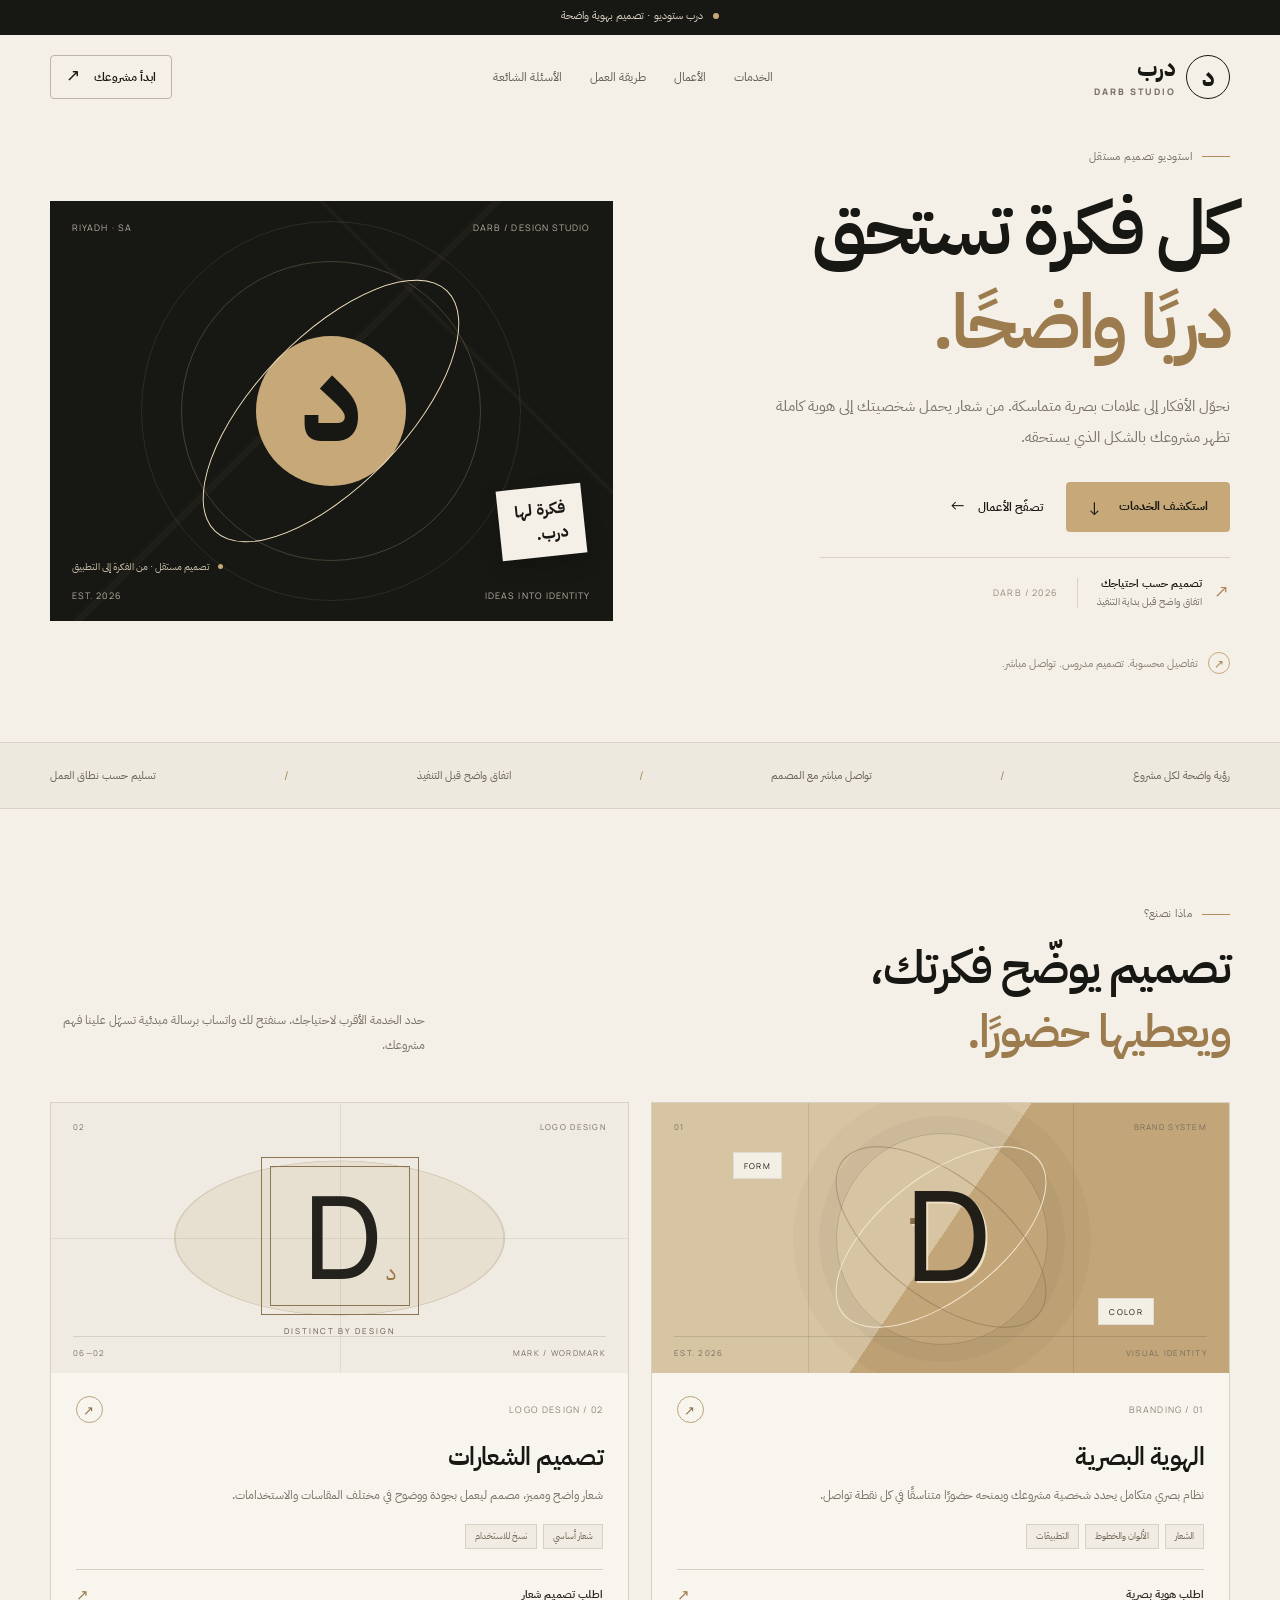
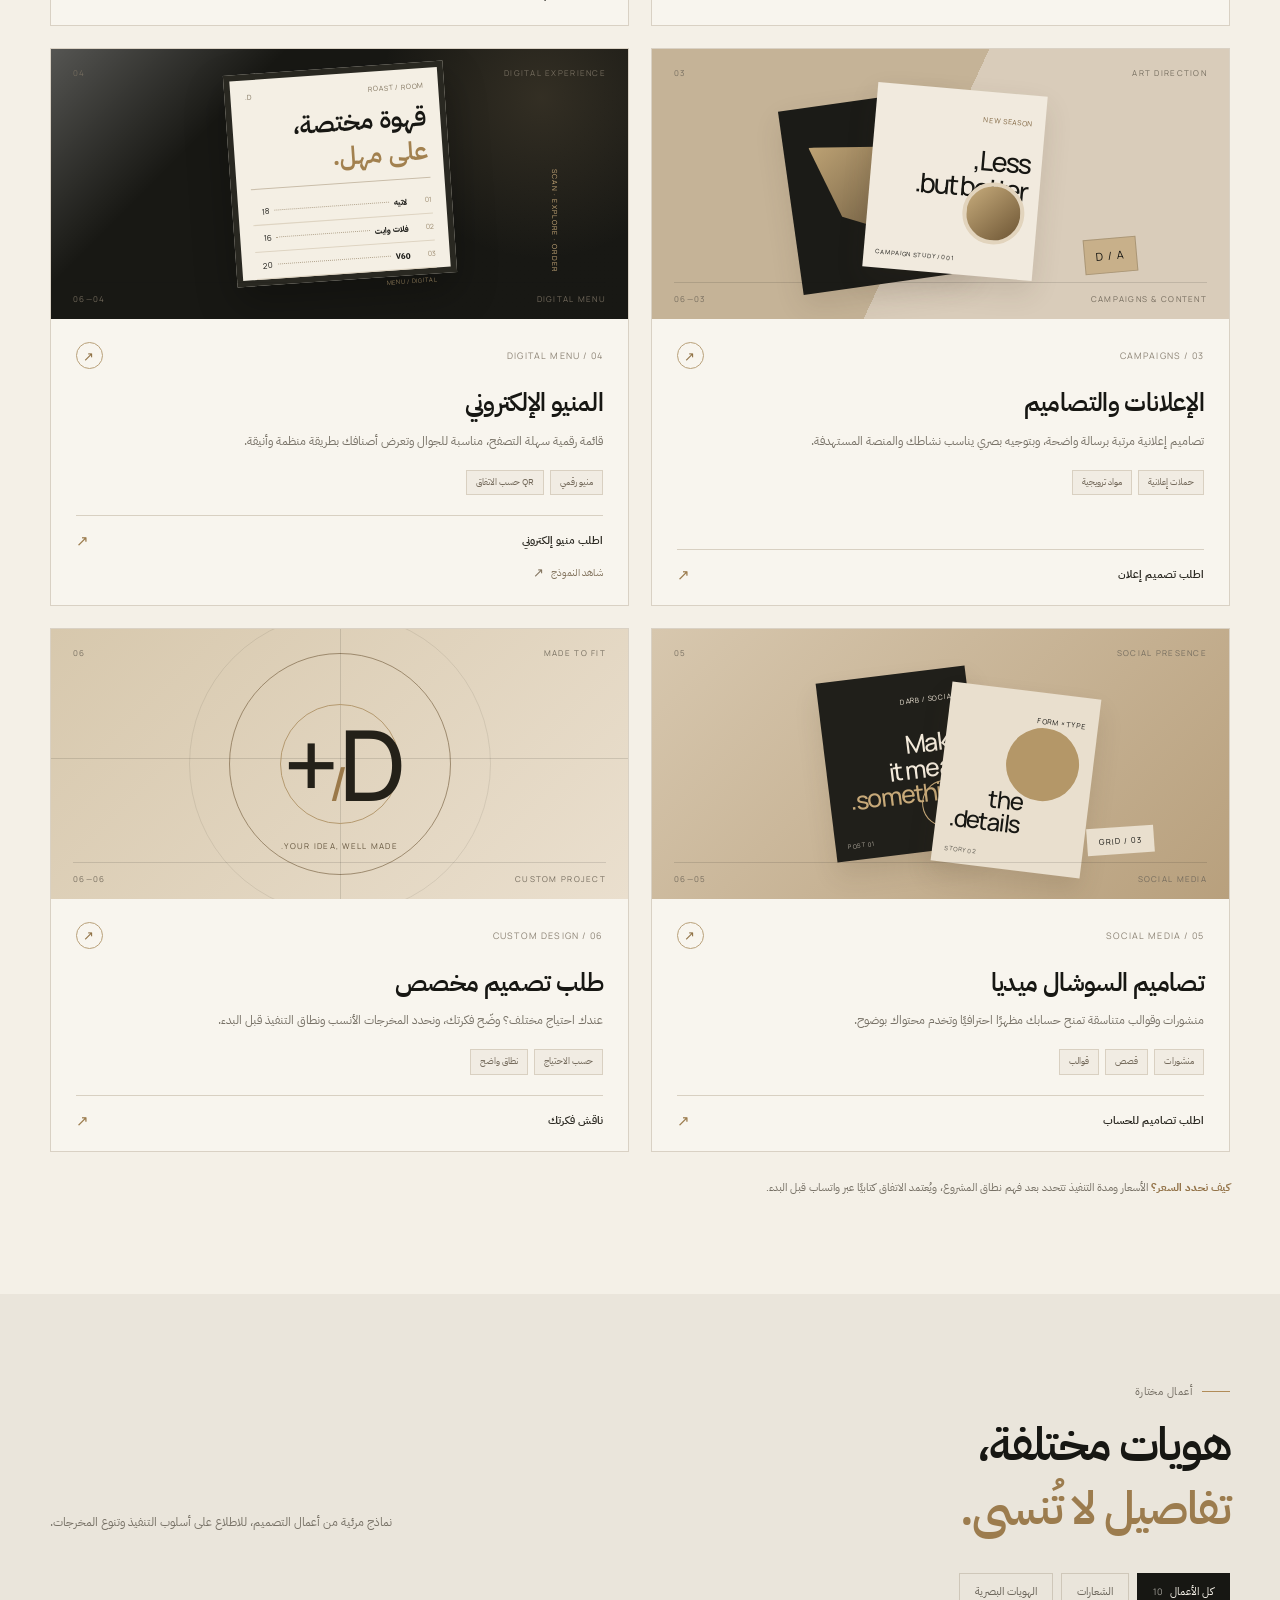
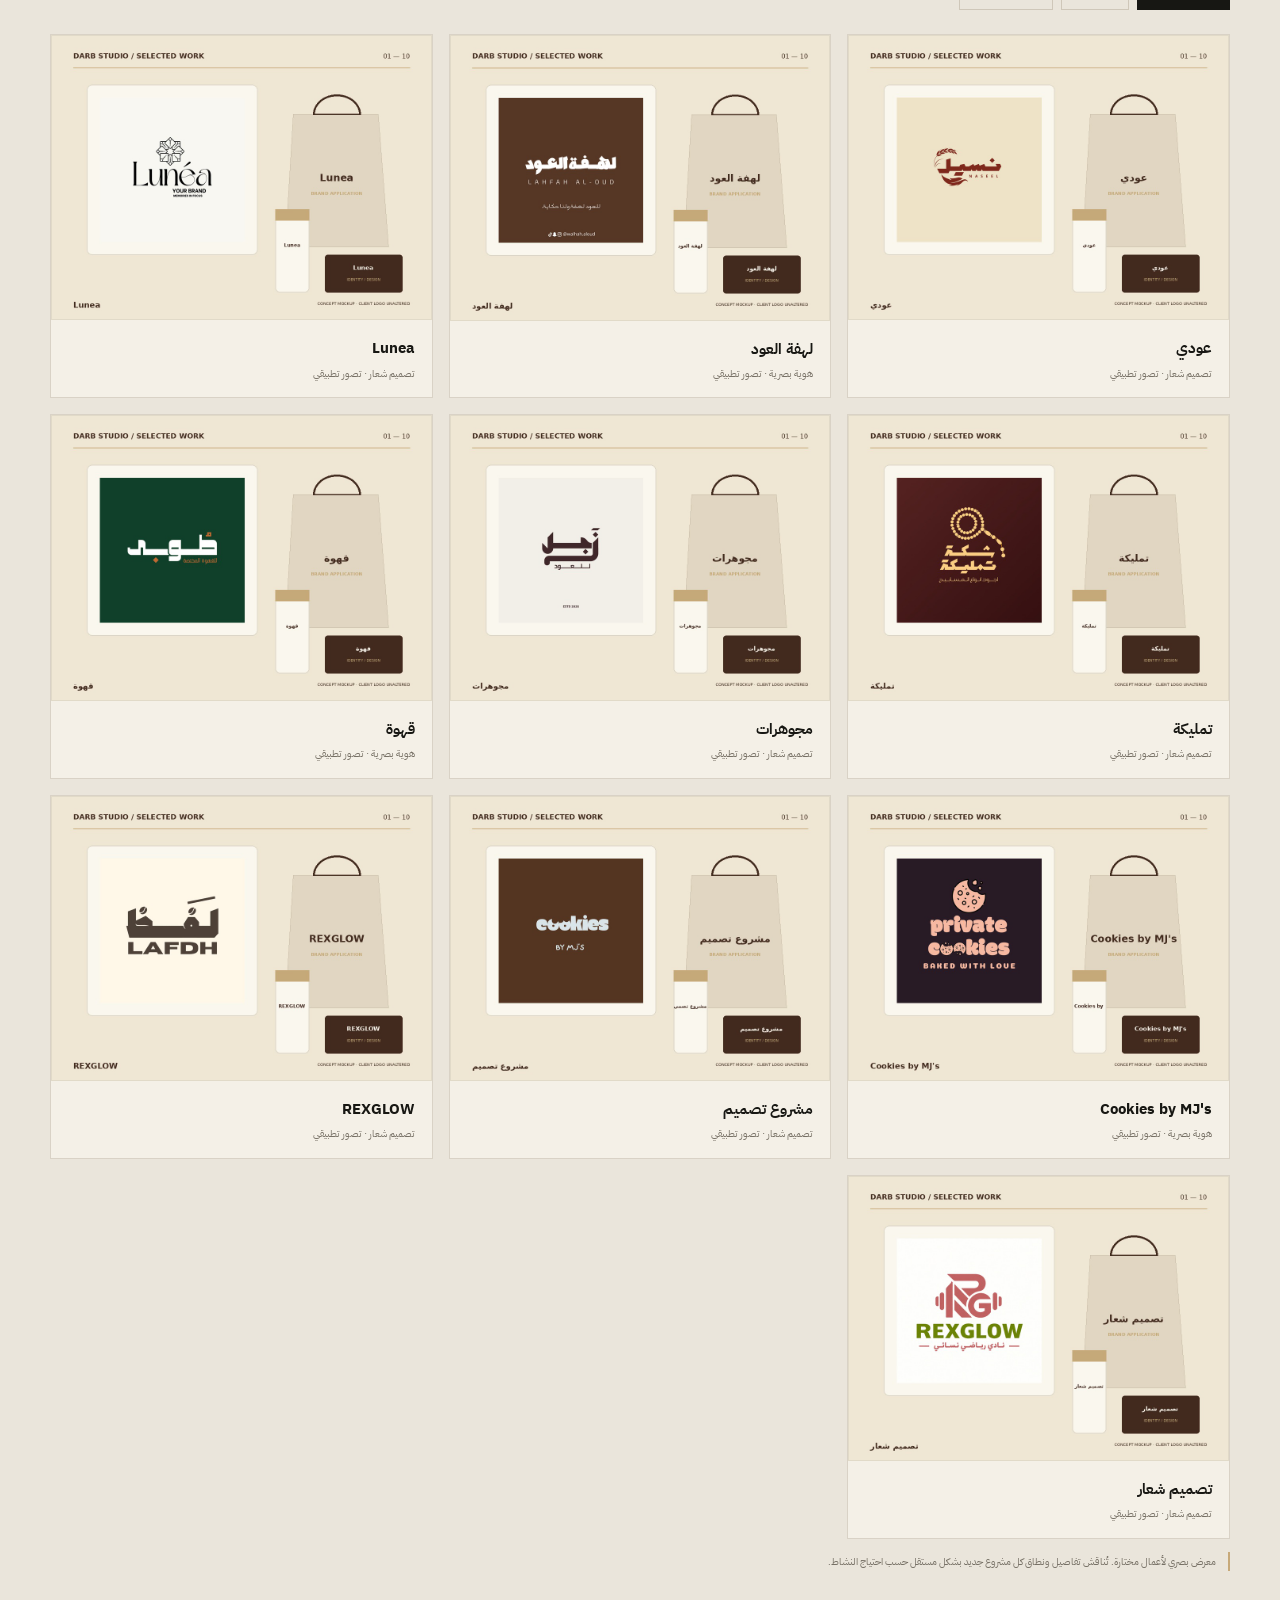
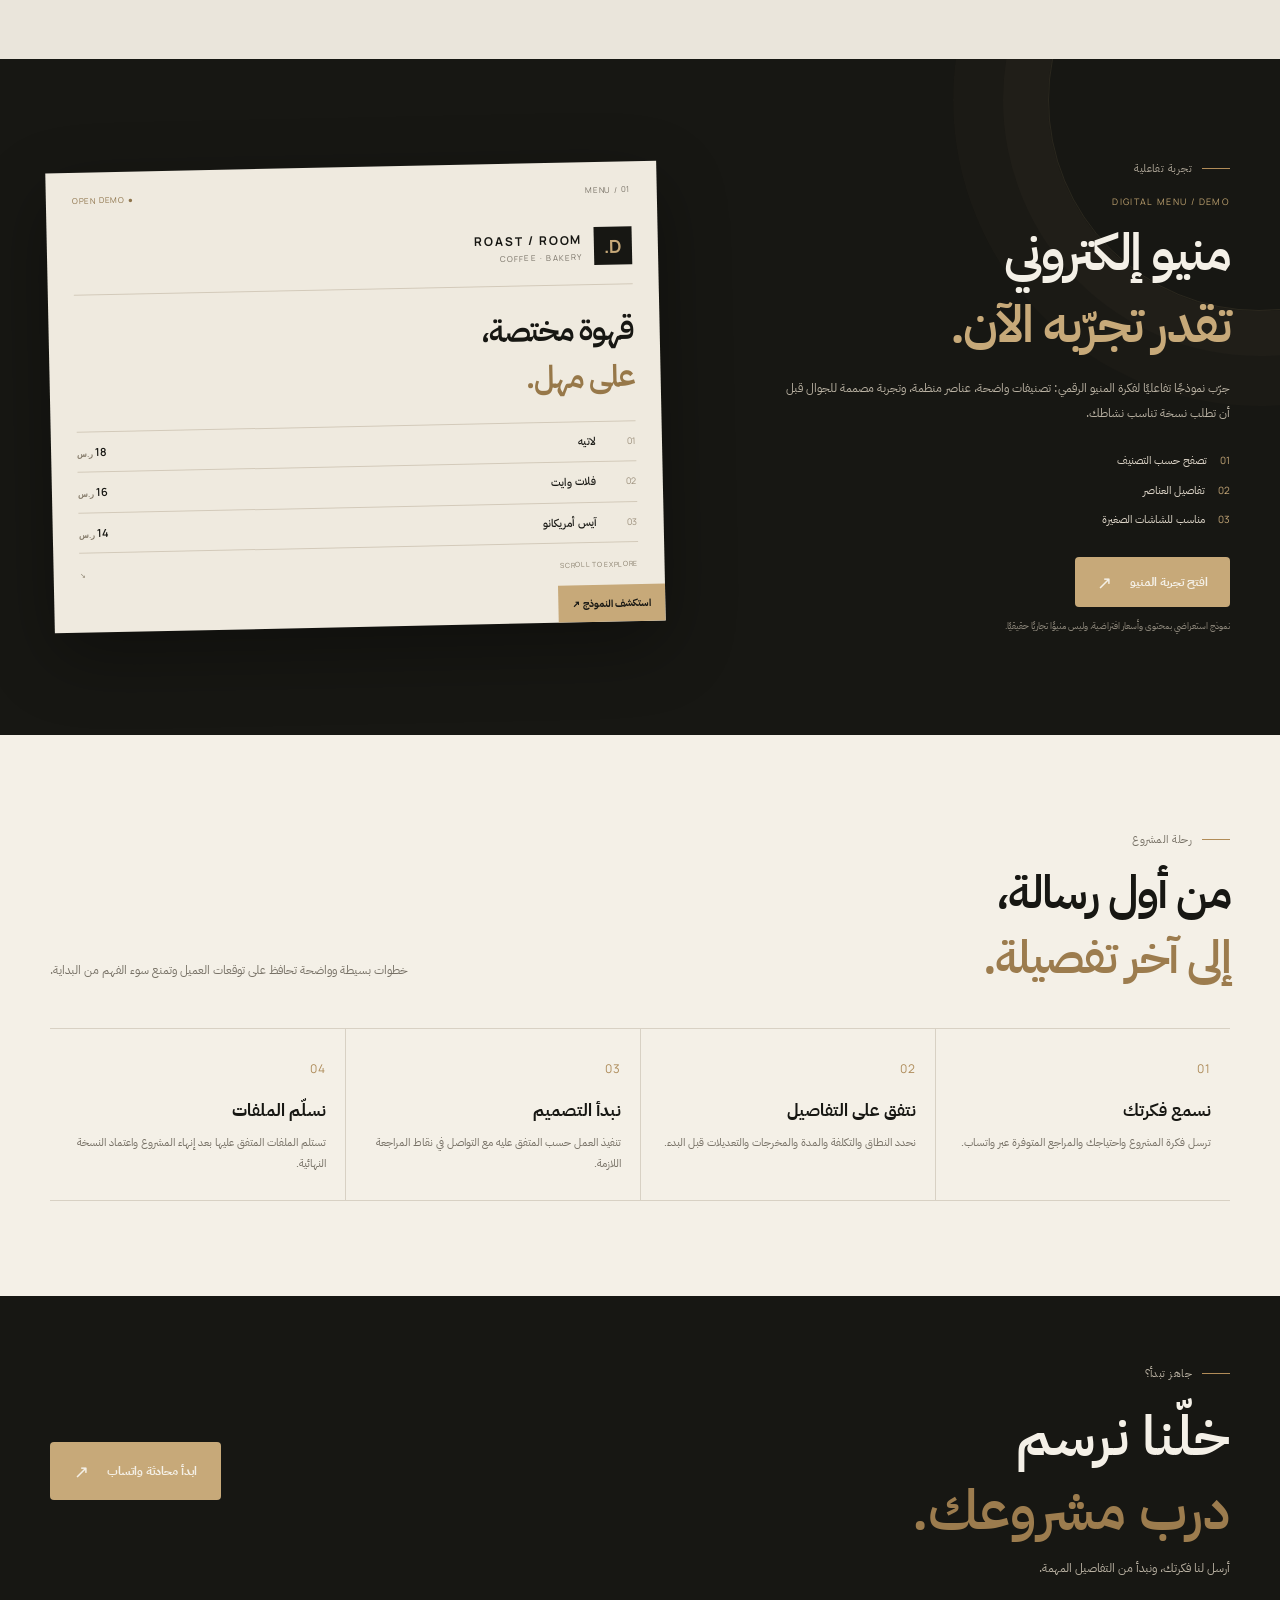
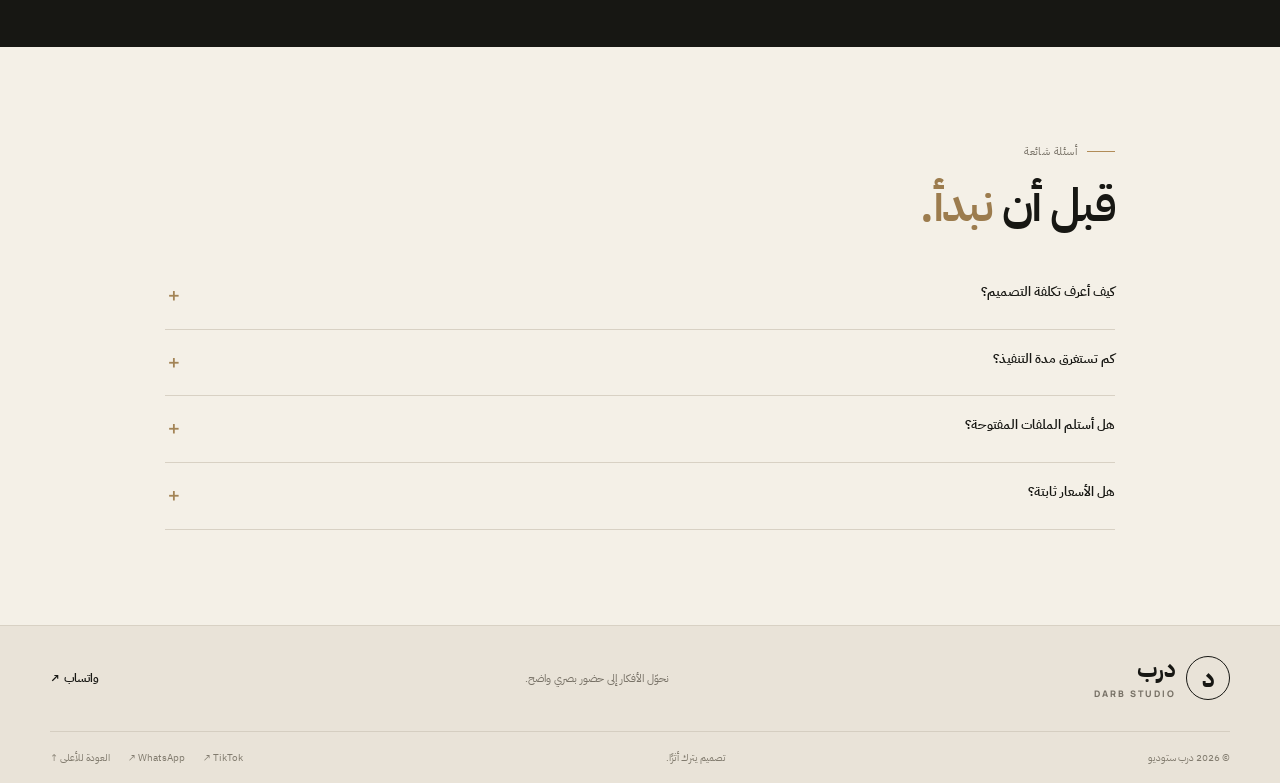
<file: index.html>
<!doctype html>
<html lang="ar" dir="rtl">
<head>
<meta charset="utf-8"><meta name="viewport" content="width=device-width,initial-scale=1">
<meta name="theme-color" content="#171713">
<meta property="og:type" content="website">
<meta property="og:title" content="درب | DARB Studio — تصميم يترك أثرًا">
<meta property="og:description" content="شعارات، هويات بصرية، منيو إلكتروني وتصاميم ترفع حضور مشروعك.">
<meta property="og:url" content="https://abduq1ai-ux.github.io/darb-studio/">
<meta name="twitter:card" content="summary_large_image">
<link rel="icon" href="data:image/svg+xml,%3Csvg xmlns='http://www.w3.org/2000/svg' viewBox='0 0 100 100'%3E%3Crect width='100' height='100' rx='20' fill='%23171713'/%3E%3Ctext x='50' y='70' font-size='66' text-anchor='middle' fill='%23c7a979' font-family='serif'%3E%D8%AF%3C/text%3E%3C/svg%3E">
<meta name="description" content="درب ستوديو للتصميم الجرافيكي: شعارات، هويات بصرية، إعلانات، منيو إلكتروني وتصاميم سوشال ميديا.">
<title>درب | DARB Studio — تصميم يترك أثرًا</title>
<link rel="preconnect" href="https://fonts.googleapis.com"><link rel="preconnect" href="https://fonts.gstatic.com" crossorigin>
<link href="https://fonts.googleapis.com/css2?family=IBM+Plex+Sans+Arabic:wght@400;500;600;700&family=Manrope:wght@400;500;600;700;800&display=swap" rel="stylesheet">
<link rel="stylesheet" href="styles.css">
</head>
<body>
<div class="topline"><span class="live"></span> درب ستوديو · تصميم بهوية واضحة</div>
<header class="header wrap">
<a class="brand" href="#home"><span class="brandmark">د</span><span><b>درب</b><small>DARB STUDIO</small></span></a>
<nav><a href="#services">الخدمات</a><a href="#portfolio">الأعمال</a><a href="#steps">طريقة العمل</a><a href="#faq">الأسئلة الشائعة</a></nav>
<a class="nav-cta wa-link" data-service="استفسار عام عن خدمات درب" href="#">ابدأ مشروعك <span class="arrow" aria-hidden="true">↗</span></a>
</header>
<main>
<section id="home" class="hero wrap">
<div class="hero-copy"><div class="kicker"><i></i> استوديو تصميم مستقل</div>
<h1>كل فكرة تستحق<br><em>دربًا واضحًا.</em></h1>
<p>نحوّل الأفكار إلى علامات بصرية متماسكة. من شعار يحمل شخصيتك إلى هوية كاملة تظهر مشروعك بالشكل الذي يستحقه.</p>
<div class="actions"><a class="btn gold" href="#services">استكشف الخدمات <span class="arrow" aria-hidden="true">↓</span></a><a class="quiet-link" href="#portfolio">تصفّح الأعمال <span class="arrow" aria-hidden="true">←</span></a></div><div class="hero-proof"><span class="hero-proof-mark" aria-hidden="true">↗</span><div><b>تصميم حسب احتياجك</b><small>اتفاق واضح قبل بداية التنفيذ</small></div><span class="proof-separator"></span><span class="proof-word">DARB / 2026</span></div>
<div class="hero-foot"><span class="spark" aria-hidden="true">↗</span> تفاصيل محسوبة. تصميم مدروس. تواصل مباشر.</div></div>
<div class="hero-visual"><div class="visual-label"><span>DARB / DESIGN STUDIO</span><span>RIYADH · SA</span></div><div class="ring ring-a"></div><div class="ring ring-b"></div><div class="sun"></div><div class="arabic-d">د</div><div class="curve"></div><div class="sticker">فكرة لها<br>درب.</div><div class="visual-foot"><span>IDEAS INTO IDENTITY</span><span>EST. 2026</span></div><div class="hero-caption"><span class="caption-dot"></span> تصميم مستقل · من الفكرة إلى التطبيق</div></div>
</section>
<div class="benefits"><div class="wrap benefits-inner"><span>رؤية واضحة لكل مشروع</span><i aria-hidden="true">/</i><span>تواصل مباشر مع المصمم</span><i aria-hidden="true">/</i><span>اتفاق واضح قبل التنفيذ</span><i aria-hidden="true">/</i><span>تسليم حسب نطاق العمل</span></div></div>
<section id="services" class="section wrap"><div class="section-head"><div><div class="kicker"><i></i> ماذا نصنع؟</div><h2>تصميم يوضّح فكرتك،<br><em>ويعطيها حضورًا.</em></h2></div><p>حدد الخدمة الأقرب لاحتياجك. سنفتح لك واتساب برسالة مبدئية تسهّل علينا فهم مشروعك.</p></div>
<div class="services premium-services">
<article class="service-card service-identity">
  <a class="service-art" href="#contact" aria-label="اطلب تصميم هوية بصرية"><div class="art-top"><span>BRAND SYSTEM</span><span>01</span></div><div class="identity-art"><span class="identity-orbit orbit-one"></span><span class="identity-orbit orbit-two"></span><span class="identity-monogram">D<span>.</span></span><span class="identity-line line-one"></span><span class="identity-line line-two"></span><span class="identity-chip chip-one">FORM</span><span class="identity-chip chip-two">COLOR</span></div><div class="art-bottom"><span>VISUAL IDENTITY</span><span>EST. 2026</span></div></a>
  <div class="service-content"><div class="service-meta"><span>01 / BRANDING</span><b aria-hidden="true">↗</b></div><h3>الهوية البصرية</h3><p>نظام بصري متكامل يحدد شخصية مشروعك ويمنحه حضورًا متناسقًا في كل نقطة تواصل.</p><div class="service-tags"><span>الشعار</span><span>الألوان والخطوط</span><span>التطبيقات</span></div><a class="service-action wa-link" data-service="الهوية البصرية" href="#">اطلب هوية بصرية <span class="line-arrow" aria-hidden="true">↗</span></a></div>
</article>
<article class="service-card service-logo">
  <a class="service-art" href="#contact" aria-label="اطلب تصميم شعار"><div class="art-top"><span>LOGO DESIGN</span><span>02</span></div><div class="logo-art"><div class="logo-frame"><span class="logo-glyph">D</span><span class="logo-glyph-small">د</span></div><span class="logo-caption">DISTINCT BY DESIGN</span><span class="logo-axis axis-v"></span><span class="logo-axis axis-h"></span></div><div class="art-bottom"><span>MARK / WORDMARK</span><span>02—06</span></div></a>
  <div class="service-content"><div class="service-meta"><span>02 / LOGO DESIGN</span><b aria-hidden="true">↗</b></div><h3>تصميم الشعارات</h3><p>شعار واضح ومميز، مصمم ليعمل بجودة ووضوح في مختلف المقاسات والاستخدامات.</p><div class="service-tags"><span>شعار أساسي</span><span>نسخ للاستخدام</span></div><a class="service-action wa-link" data-service="تصميم شعار جديد" href="#">اطلب تصميم شعار <span class="line-arrow" aria-hidden="true">↗</span></a></div>
</article>
<article class="service-card service-campaign">
  <a class="service-art" href="#contact" aria-label="اطلب تصميم إعلانات وحملات"><div class="art-top"><span>ART DIRECTION</span><span>03</span></div><div class="campaign-art"><div class="campaign-sheet sheet-back"><span>STUDIO / 26</span><i></i></div><div class="campaign-sheet sheet-front"><span class="campaign-kicker">NEW SEASON</span><strong>Less,<br>but better.</strong><i></i><small>CAMPAIGN STUDY / 001</small></div><span class="campaign-stamp">D / A</span></div><div class="art-bottom"><span>CAMPAIGNS & CONTENT</span><span>03—06</span></div></a>
  <div class="service-content"><div class="service-meta"><span>03 / CAMPAIGNS</span><b aria-hidden="true">↗</b></div><h3>الإعلانات والتصاميم</h3><p>تصاميم إعلانية مرتبة برسالة واضحة، وبتوجيه بصري يناسب نشاطك والمنصة المستهدفة.</p><div class="service-tags"><span>حملات إعلانية</span><span>مواد ترويجية</span></div><a class="service-action wa-link" data-service="تصميم إعلان أو حملة" href="#">اطلب تصميم إعلان <span class="line-arrow" aria-hidden="true">↗</span></a></div>
</article>
<article class="service-card service-menu">
  <a class="service-art" href="menu-demo.html" aria-label="جرّب نموذج المنيو الإلكتروني"><div class="art-top"><span>DIGITAL EXPERIENCE</span><span>04</span></div><div class="menu-art"><div class="menu-device"><div class="device-top"><span>ROAST / ROOM</span><span>D.</span></div><div class="device-heading">قهوة مختصة،<br><em>على مهل.</em></div><div class="device-rule"></div><div class="device-row"><span>01</span><b>لاتيه</b><i></i><strong>18</strong></div><div class="device-row"><span>02</span><b>فلات وايت</b><i></i><strong>16</strong></div><div class="device-row"><span>03</span><b>V60</b><i></i><strong>20</strong></div><div class="device-footer">MENU / DIGITAL</div></div><span class="device-side-label">SCAN · EXPLORE · ORDER</span></div><div class="art-bottom"><span>DIGITAL MENU</span><span>04—06</span></div></a>
  <div class="service-content"><div class="service-meta"><span>04 / DIGITAL MENU</span><b aria-hidden="true">↗</b></div><h3>المنيو الإلكتروني</h3><p>قائمة رقمية سهلة التصفح، مناسبة للجوال وتعرض أصنافك بطريقة منظمة وأنيقة.</p><div class="service-tags"><span>منيو رقمي</span><span>QR حسب الاتفاق</span></div><div class="service-actions"><a class="service-action wa-link" data-service="تصميم منيو إلكتروني" href="#">اطلب منيو إلكتروني <span class="line-arrow" aria-hidden="true">↗</span></a><a class="service-secondary" href="menu-demo.html">شاهد النموذج <span aria-hidden="true">↗</span></a></div></div>
</article>
<article class="service-card service-social">
  <a class="service-art" href="#contact" aria-label="اطلب تصاميم السوشال ميديا"><div class="art-top"><span>SOCIAL PRESENCE</span><span>05</span></div><div class="social-art"><div class="social-poster post-a"><span>DARB / SOCIAL</span><strong>Make<br>it mean<br><em>something.</em></strong><i></i><small>POST 01</small></div><div class="social-poster post-b"><span>FORM × TYPE</span><div class="social-circle"></div><strong>the<br>details.</strong><small>STORY 02</small></div><span class="social-index">GRID / 03</span></div><div class="art-bottom"><span>SOCIAL MEDIA</span><span>05—06</span></div></a>
  <div class="service-content"><div class="service-meta"><span>05 / SOCIAL MEDIA</span><b aria-hidden="true">↗</b></div><h3>تصاميم السوشال ميديا</h3><p>منشورات وقوالب متناسقة تمنح حسابك مظهرًا احترافيًا وتخدم محتواك بوضوح.</p><div class="service-tags"><span>منشورات</span><span>قصص</span><span>قوالب</span></div><a class="service-action wa-link" data-service="تصاميم سوشال ميديا" href="#">اطلب تصاميم للحساب <span class="line-arrow" aria-hidden="true">↗</span></a></div>
</article>
<article class="service-card service-custom">
  <div class="service-art custom-art"><div class="art-top"><span>MADE TO FIT</span><span>06</span></div><div class="custom-art-core"><span class="custom-cross cross-a"></span><span class="custom-cross cross-b"></span><span class="custom-circle"></span><strong>D<span>/</span>+</strong><small>YOUR IDEA, WELL MADE.</small></div><div class="art-bottom"><span>CUSTOM PROJECT</span><span>06—06</span></div></div>
  <div class="service-content"><div class="service-meta"><span>06 / CUSTOM DESIGN</span><b aria-hidden="true">↗</b></div><h3>طلب تصميم مخصص</h3><p>عندك احتياج مختلف؟ وضّح فكرتك، ونحدد المخرجات الأنسب ونطاق التنفيذ قبل البدء.</p><div class="service-tags"><span>حسب الاحتياج</span><span>نطاق واضح</span></div><a class="service-action wa-link" data-service="طلب تصميم مخصص" href="#">ناقش فكرتك <span class="line-arrow" aria-hidden="true">↗</span></a></div>
</article>
</div><p class="note"><b>كيف نحدد السعر؟</b> الأسعار ومدة التنفيذ تتحدد بعد فهم نطاق المشروع، ويُعتمد الاتفاق كتابيًا عبر واتساب قبل البدء.</p></section>
<section id="portfolio" class="portfolio"><div class="wrap section"><div class="section-head"><div><div class="kicker"><i></i> أعمال مختارة</div><h2>هويات مختلفة،<br><em>تفاصيل لا تُنسى.</em></h2></div><p>نماذج مرئية من أعمال التصميم، للاطلاع على أسلوب التنفيذ وتنوع المخرجات.</p></div>
<div class="portfolio-toolbar"><div class="filters" role="group" aria-label="تصفية الأعمال"><button class="filter active" data-filter="all" aria-pressed="true">كل الأعمال <span>10</span></button><button class="filter" data-filter="logo" aria-pressed="false">الشعارات</button><button class="filter" data-filter="identity" aria-pressed="false">الهويات البصرية</button></div></div>
<div class="work-grid"><article class="work-card" data-category="logo"><a class="work-image" href="project-01.jpg" target="_blank" rel="noopener"><img src="project-01.jpg" alt="تصور تطبيقي لهوية عودي" loading="lazy"><span class="expand">عرض التصور ↗</span></a><div class="work-info"><div><h3>عودي</h3><p>تصميم شعار · تصور تطبيقي</p></div></div></article>
<article class="work-card" data-category="identity"><a class="work-image" href="project-02.jpg" target="_blank" rel="noopener"><img src="project-02.jpg" alt="تصور تطبيقي لهوية لهفة العود" loading="lazy"><span class="expand">عرض التصور ↗</span></a><div class="work-info"><div><h3>لهفة العود</h3><p>هوية بصرية · تصور تطبيقي</p></div></div></article>
<article class="work-card" data-category="logo"><a class="work-image" href="project-03.jpg" target="_blank" rel="noopener"><img src="project-03.jpg" alt="تصور تطبيقي لهوية Lunea" loading="lazy"><span class="expand">عرض التصور ↗</span></a><div class="work-info"><div><h3>Lunea</h3><p>تصميم شعار · تصور تطبيقي</p></div></div></article>
<article class="work-card" data-category="logo"><a class="work-image" href="project-04.jpg" target="_blank" rel="noopener"><img src="project-04.jpg" alt="تصور تطبيقي لهوية تمليكة" loading="lazy"><span class="expand">عرض التصور ↗</span></a><div class="work-info"><div><h3>تمليكة</h3><p>تصميم شعار · تصور تطبيقي</p></div></div></article>
<article class="work-card" data-category="logo"><a class="work-image" href="project-05.jpg" target="_blank" rel="noopener"><img src="project-05.jpg" alt="تصور تطبيقي لهوية مجوهرات" loading="lazy"><span class="expand">عرض التصور ↗</span></a><div class="work-info"><div><h3>مجوهرات</h3><p>تصميم شعار · تصور تطبيقي</p></div></div></article>
<article class="work-card" data-category="identity"><a class="work-image" href="project-06.jpg" target="_blank" rel="noopener"><img src="project-06.jpg" alt="تصور تطبيقي لهوية قهوة" loading="lazy"><span class="expand">عرض التصور ↗</span></a><div class="work-info"><div><h3>قهوة</h3><p>هوية بصرية · تصور تطبيقي</p></div></div></article>
<article class="work-card" data-category="identity"><a class="work-image" href="project-07.jpg" target="_blank" rel="noopener"><img src="project-07.jpg" alt="تصور تطبيقي لهوية Cookies by MJ's" loading="lazy"><span class="expand">عرض التصور ↗</span></a><div class="work-info"><div><h3>Cookies by MJ's</h3><p>هوية بصرية · تصور تطبيقي</p></div></div></article>
<article class="work-card" data-category="logo"><a class="work-image" href="project-08.jpg" target="_blank" rel="noopener"><img src="project-08.jpg" alt="تصور تطبيقي لهوية مشروع تصميم" loading="lazy"><span class="expand">عرض التصور ↗</span></a><div class="work-info"><div><h3>مشروع تصميم</h3><p>تصميم شعار · تصور تطبيقي</p></div></div></article>
<article class="work-card" data-category="logo"><a class="work-image" href="project-09.jpg" target="_blank" rel="noopener"><img src="project-09.jpg" alt="تصور تطبيقي لهوية REXGLOW" loading="lazy"><span class="expand">عرض التصور ↗</span></a><div class="work-info"><div><h3>REXGLOW</h3><p>تصميم شعار · تصور تطبيقي</p></div></div></article>
<article class="work-card" data-category="logo"><a class="work-image" href="project-10.jpg" target="_blank" rel="noopener"><img src="project-10.jpg" alt="تصور تطبيقي لهوية تصميم شعار" loading="lazy"><span class="expand">عرض التصور ↗</span></a><div class="work-info"><div><h3>تصميم شعار</h3><p>تصميم شعار · تصور تطبيقي</p></div></div></article>
</div><div class="portfolio-disclaimer">معرض بصري لأعمال مختارة. تُناقش تفاصيل ونطاق كل مشروع جديد بشكل مستقل حسب احتياج النشاط.</div></div></section>
<section id="menu-demo" class="menu-feature"><div class="wrap menu-feature-inner"><div class="menu-feature-copy"><div class="kicker"><i></i> تجربة تفاعلية</div><span class="eyebrow">DIGITAL MENU / DEMO</span><h2>منيو إلكتروني<br><em>تقدر تجرّبه الآن.</em></h2><p>جرّب نموذجًا تفاعليًا لفكرة المنيو الرقمي: تصنيفات واضحة، عناصر منظمة، وتجربة مصممة للجوال قبل أن تطلب نسخة تناسب نشاطك.</p><div class="menu-feature-points"><span><b>01</b> تصفح حسب التصنيف</span><span><b>02</b> تفاصيل العناصر</span><span><b>03</b> مناسب للشاشات الصغيرة</span></div><a class="btn gold" href="menu-demo.html">افتح تجربة المنيو <span class="arrow" aria-hidden="true">↗</span></a><small class="demo-disclaimer">نموذج استعراضي بمحتوى وأسعار افتراضية، وليس منيوًا تجاريًا حقيقيًا.</small></div><a class="menu-preview" href="menu-demo.html" aria-label="افتح تجربة المنيو الإلكتروني"><div class="preview-top"><span>MENU / 01</span><span class="preview-dot">● OPEN DEMO</span></div><div class="preview-brand"><span class="preview-symbol">D.</span><div><strong>ROAST / ROOM</strong><small>COFFEE · BAKERY</small></div></div><div class="preview-rule"></div><div class="preview-copy">قهوة مختصة،<br><em>على مهل.</em></div><div class="preview-items"><div><span>01</span><b>لاتيه</b><strong>18 <small>ر.س</small></strong></div><div><span>02</span><b>فلات وايت</b><strong>16 <small>ر.س</small></strong></div><div><span>03</span><b>آيس أمريكانو</b><strong>14 <small>ر.س</small></strong></div></div><div class="preview-bottom">SCROLL TO EXPLORE <span>↘</span></div><span class="preview-open">استكشف النموذج ↗</span></a></div></section>
<section id="steps" class="section wrap"><div class="section-head"><div><div class="kicker"><i></i> رحلة المشروع</div><h2>من أول رسالة،<br><em>إلى آخر تفصيلة.</em></h2></div><p>خطوات بسيطة وواضحة تحافظ على توقعات العميل وتمنع سوء الفهم من البداية.</p></div><div class="steps"><article><span>01</span><h3>نسمع فكرتك</h3><p>ترسل فكرة المشروع واحتياجك والمراجع المتوفرة عبر واتساب.</p></article><article><span>02</span><h3>نتفق على التفاصيل</h3><p>نحدد النطاق والتكلفة والمدة والمخرجات والتعديلات قبل البدء.</p></article><article><span>03</span><h3>نبدأ التصميم</h3><p>تنفيذ العمل حسب المتفق عليه مع التواصل في نقاط المراجعة اللازمة.</p></article><article><span>04</span><h3>نسلّم الملفات</h3><p>تستلم الملفات المتفق عليها بعد إنهاء المشروع واعتماد النسخة النهائية.</p></article></div></section>
<section id="contact" class="contact"><div class="wrap contact-inner"><div><div class="kicker"><i></i> جاهز تبدأ؟</div><h2>خلّنا نرسم<br><em>درب مشروعك.</em></h2><p>أرسل لنا فكرتك، ونبدأ من التفاصيل المهمة.</p></div><a class="btn gold large wa-link" data-service="استفسار عام عن خدمات درب" href="#">ابدأ محادثة واتساب <span class="arrow" aria-hidden="true">↗</span></a></div></section>
<section id="faq" class="section wrap faq-section"><div class="section-head"><div><div class="kicker"><i></i> أسئلة شائعة</div><h2>قبل أن <em>نبدأ.</em></h2></div></div><div class="faq-list"><details><summary>كيف أعرف تكلفة التصميم؟<span>＋</span></summary><p>اختر الخدمة وأرسل تفاصيل المشروع. نحدد السعر بعد فهم النطاق، ثم نؤكد التكلفة قبل بدء العمل.</p></details><details><summary>كم تستغرق مدة التنفيذ؟<span>＋</span></summary><p>تختلف المدة حسب نوع المشروع وحجمه، وسيتم تحديدها عند الاتفاق على التفاصيل.</p></details><details><summary>هل أستلم الملفات المفتوحة؟<span>＋</span></summary><p>تُحدد صيغ التسليم والملفات المفتوحة ضمن الاتفاق قبل بدء العمل.</p></details><details><summary>هل الأسعار ثابتة؟<span>＋</span></summary><p>لا توجد أسعار منشورة حاليًا. يتم تسعير الطلب عبر واتساب حسب نطاق العمل، قبل تأكيد المشروع.</p></details></div></section>
</main>
<footer class="footer"><div class="wrap footer-top"><a class="brand" href="#home"><span class="brandmark">د</span><span><b>درب</b><small>DARB STUDIO</small></span></a><p>نحوّل الأفكار إلى حضور بصري واضح.</p><a class="wa-link foot-wa" data-service="استفسار عام عن خدمات درب" href="#">واتساب ↗</a></div><div class="wrap footer-bottom"><span>© <span id="year"></span> درب ستوديو</span><span>تصميم يترك أثرًا.</span><div class="footer-links"><a href="https://www.tiktok.com/@shryal1" target="_blank" rel="noopener noreferrer">TikTok ↗</a><a class="wa-link" data-service="استفسار عام عن خدمات درب" href="#">WhatsApp ↗</a><a href="#home">العودة للأعلى ↑</a></div></div></footer>
<a class="sticky-mobile-cta wa-link" data-service="استفسار عام عن خدمات درب" href="#" aria-label="ابدأ محادثة واتساب"><span>عندك فكرة لمشروعك؟</span><strong>خلّنا نبدأ</strong><i>واتساب ↗</i></a>
<script src="script.js"></script>
</body></html>
</file>
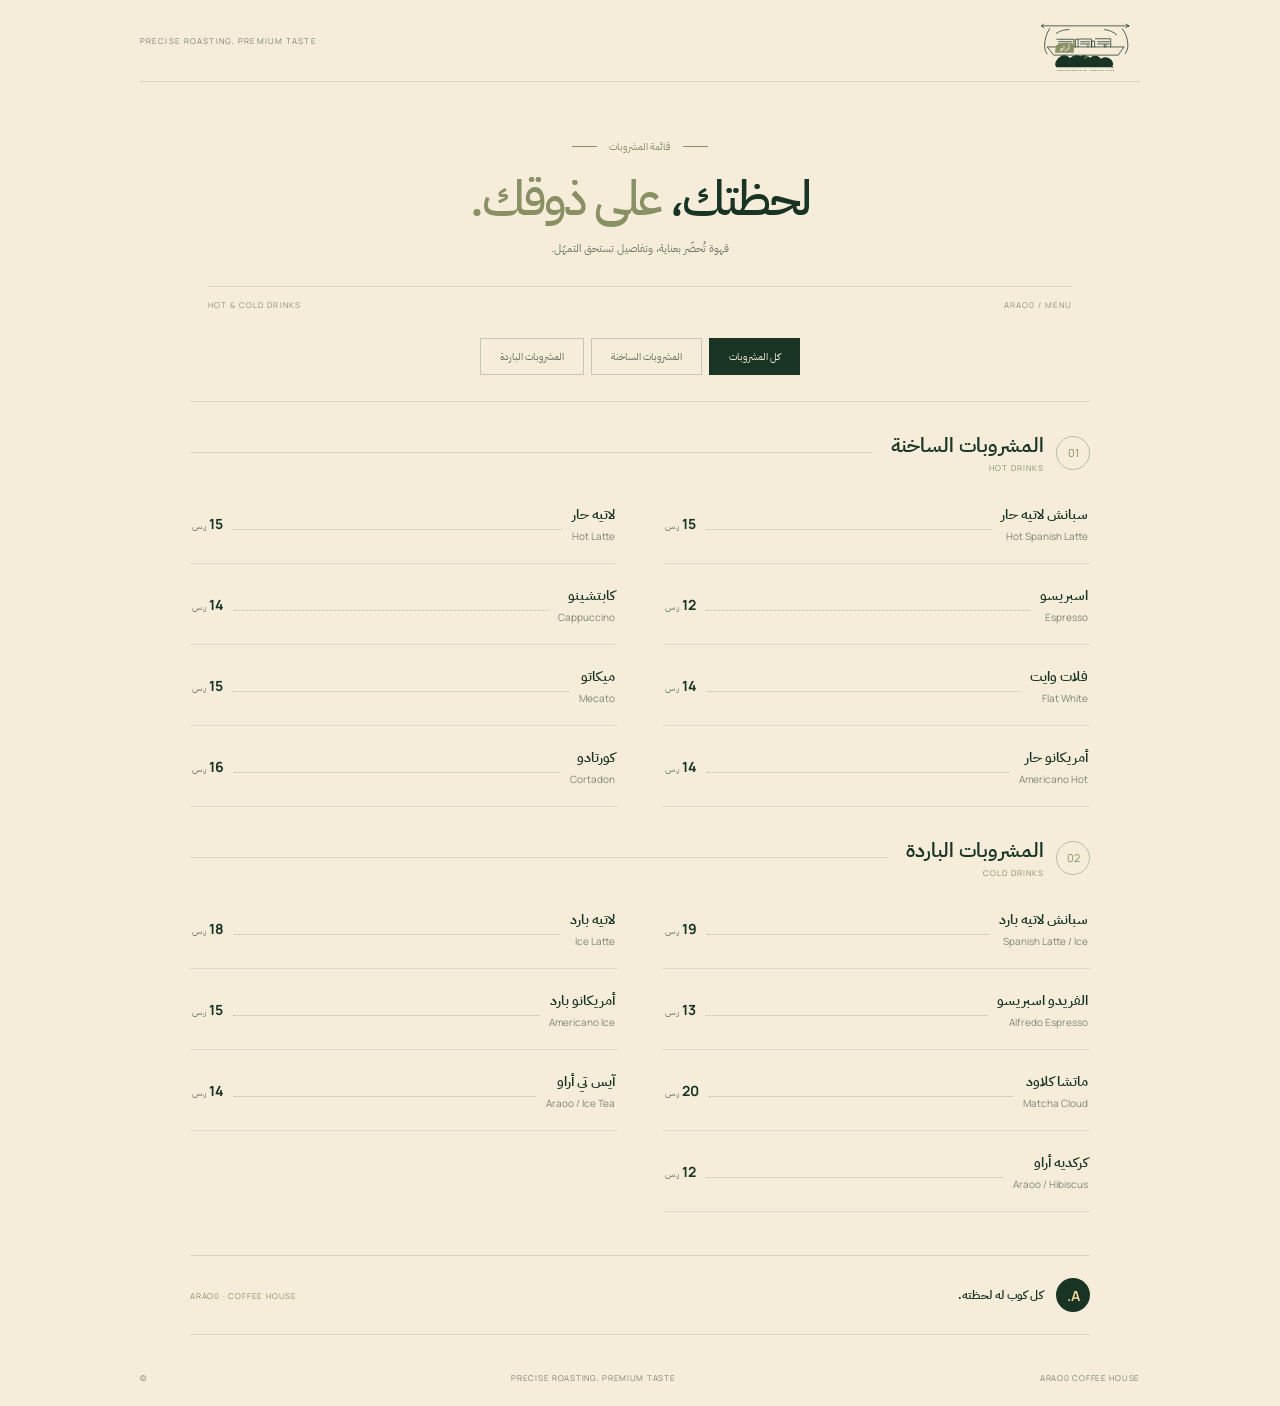
<file: menu-demo.html>
<!doctype html>
<html lang="ar" dir="rtl">
<head>
<meta charset="utf-8"><meta name="viewport" content="width=device-width,initial-scale=1">
<meta name="theme-color" content="#f5edda">
<meta name="description" content="القائمة الإلكترونية لمقهى أراو للقهوة المختصة.">
<title>Araoo | قائمة المشروبات</title>
<link rel="preconnect" href="https://fonts.googleapis.com"><link rel="preconnect" href="https://fonts.gstatic.com" crossorigin>
<link href="https://fonts.googleapis.com/css2?family=IBM+Plex+Sans+Arabic:wght@400;500;600;700&family=Manrope:wght@400;500;600;700;800&display=swap" rel="stylesheet">
<link rel="stylesheet" href="menu-demo.css">
</head>
<body>
<header class="top" id="top">
<a class="brand" href="#top" aria-label="Araoo Coffee House"><img src="assets/araoo-logo.svg" alt="Araoo Coffee House" class="brand-logo"></a>
<span class="top-note">PRECISE ROASTING, PREMIUM TASTE</span>
</header>
<main class="menu-shell">
<section class="masthead">
<div class="masthead-kicker"><span></span> قائمة المشروبات <span></span></div>
<h1>لحظتك، <em>على ذوقك.</em></h1>
<p>قهوة تُحضّر بعناية، وتفاصيل تستحق التمهّل.</p>
<div class="masthead-bottom"><span>ARAO0 / MENU</span><span>HOT & COLD DRINKS</span></div>
</section>
<nav class="filters" aria-label="أقسام القائمة">
<button class="active" data-category="all" aria-pressed="true">كل المشروبات</button>
<button data-category="hot" aria-pressed="false">المشروبات الساخنة</button>
<button data-category="cold" aria-pressed="false">المشروبات الباردة</button>
</nav>
<div class="menu-section" data-group="hot">
<div class="section-heading"><div><span class="section-number">01</span><div><h2>المشروبات الساخنة</h2><p lang="en">HOT DRINKS</p></div></div><span class="section-rule"></span></div>
<div class="menu-list">
<article class="menu-item" data-category="hot" data-search="سبانش لاتيه حار hot spanish latte"><div class="item-name"><h3>سبانش لاتيه حار</h3><p lang="en">Hot Spanish Latte</p></div><span class="leader"></span><strong class="price">15 <small>ر.س</small></strong></article>
<article class="menu-item" data-category="hot" data-search="لاتيه حار hot latte"><div class="item-name"><h3>لاتيه حار</h3><p lang="en">Hot Latte</p></div><span class="leader"></span><strong class="price">15 <small>ر.س</small></strong></article>
<article class="menu-item" data-category="hot" data-search="اسبريسو espresso"><div class="item-name"><h3>اسبريسو</h3><p lang="en">Espresso</p></div><span class="leader"></span><strong class="price">12 <small>ر.س</small></strong></article>
<article class="menu-item" data-category="hot" data-search="كابتشينو cappuccino"><div class="item-name"><h3>كابتشينو</h3><p lang="en">Cappuccino</p></div><span class="leader"></span><strong class="price">14 <small>ر.س</small></strong></article>
<article class="menu-item" data-category="hot" data-search="فلات وايت flat white"><div class="item-name"><h3>فلات وايت</h3><p lang="en">Flat White</p></div><span class="leader"></span><strong class="price">14 <small>ر.س</small></strong></article>
<article class="menu-item" data-category="hot" data-search="ميكاتو mecato"><div class="item-name"><h3>ميكاتو</h3><p lang="en">Mecato</p></div><span class="leader"></span><strong class="price">15 <small>ر.س</small></strong></article>
<article class="menu-item" data-category="hot" data-search="امريكانو حار americano hot"><div class="item-name"><h3>أمريكانو حار</h3><p lang="en">Americano Hot</p></div><span class="leader"></span><strong class="price">14 <small>ر.س</small></strong></article>
<article class="menu-item" data-category="hot" data-search="كورتادو cortadon"><div class="item-name"><h3>كورتادو</h3><p lang="en">Cortadon</p></div><span class="leader"></span><strong class="price">16 <small>ر.س</small></strong></article>
</div></div>
<div class="menu-section" data-group="cold">
<div class="section-heading"><div><span class="section-number">02</span><div><h2>المشروبات الباردة</h2><p lang="en">COLD DRINKS</p></div></div><span class="section-rule"></span></div>
<div class="menu-list">
<article class="menu-item" data-category="cold" data-search="سبانش لاتيه بارد spanish latte ice"><div class="item-name"><h3>سبانش لاتيه بارد</h3><p lang="en">Spanish Latte / Ice</p></div><span class="leader"></span><strong class="price">19 <small>ر.س</small></strong></article>
<article class="menu-item" data-category="cold" data-search="لاتيه بارد ice latte"><div class="item-name"><h3>لاتيه بارد</h3><p lang="en">Ice Latte</p></div><span class="leader"></span><strong class="price">18 <small>ر.س</small></strong></article>
<article class="menu-item" data-category="cold" data-search="الفريدو اسبريسو alfredo espresso"><div class="item-name"><h3>الفريدو اسبريسو</h3><p lang="en">Alfredo Espresso</p></div><span class="leader"></span><strong class="price">13 <small>ر.س</small></strong></article>
<article class="menu-item" data-category="cold" data-search="امريكانو بارد americano ice"><div class="item-name"><h3>أمريكانو بارد</h3><p lang="en">Americano Ice</p></div><span class="leader"></span><strong class="price">15 <small>ر.س</small></strong></article>
<article class="menu-item" data-category="cold" data-search="ماتشا كلاود matcha cloud"><div class="item-name"><h3>ماتشا كلاود</h3><p lang="en">Matcha Cloud</p></div><span class="leader"></span><strong class="price">20 <small>ر.س</small></strong></article>
<article class="menu-item" data-category="cold" data-search="ايس تي اراو araoo ice tea"><div class="item-name"><h3>آيس تي أراو</h3><p lang="en">Araoo / Ice Tea</p></div><span class="leader"></span><strong class="price">14 <small>ر.س</small></strong></article>
<article class="menu-item" data-category="cold" data-search="كركديه اراو hibiscus araoo"><div class="item-name"><h3>كركديه أراو</h3><p lang="en">Araoo / Hibiscus</p></div><span class="leader"></span><strong class="price">12 <small>ر.س</small></strong></article>
</div></div>
<div class="bottom-note"><span class="bottom-mark">A.</span><p>كل كوب له لحظته.</p><span>ARAO0 · COFFEE HOUSE</span></div>
</main>
<footer><span>ARAO0 COFFEE HOUSE</span><span>PRECISE ROASTING, PREMIUM TASTE</span><span>© <span id="year"></span></span></footer>
<script src="menu-demo.js"></script>
</body></html>
</file>
<file: styles.css>
*{box-sizing:border-box} :root{--ink:#171713;--paper:#f4f0e7;--paper2:#eae4d9;--muted:#777166;--line:#d8d1c4;--gold:#c7a979;--gold2:#e2d1b0;--white:#fffdf8;--max:1180px}html{scroll-behavior:smooth;scroll-padding-top:88px}body{margin:0;background:var(--paper);color:var(--ink);font-family:"IBM Plex Sans Arabic",sans-serif;line-height:1.75}a{color:inherit;text-decoration:none}button{font:inherit}.wrap{width:min(var(--max),calc(100% - 48px));margin-inline:auto}.topline{height:35px;background:var(--ink);color:#d9d1c3;text-align:center;font-size:11px;padding:6px}.live{display:inline-block;width:6px;height:6px;border-radius:50%;background:#c7a979;margin-left:7px}.header{height:84px;display:flex;align-items:center;justify-content:space-between;gap:24px}.brand{display:flex;align-items:center;gap:10px}.brandmark{height:44px;width:44px;border:1px solid var(--ink);border-radius:50%;display:grid;place-items:center;font-size:25px;font-weight:700}.brand b{font-size:23px;line-height:1.1;display:block}.brand small{font:800 9px Manrope,sans-serif;letter-spacing:.22em;color:var(--muted);display:block;margin-top:4px}nav{display:flex;gap:28px;font-size:12px;color:#625e54}nav a:hover,.quiet-link:hover{color:#987344}.nav-cta{border:1px solid #bcb5a8;padding:10px 15px;border-radius:4px;font-size:12px;font-weight:600}.nav-cta span{margin-right:11px}.hero{display:grid;grid-template-columns:1fr 1fr;align-items:center;gap:55px;padding-top:28px;padding-bottom:68px;min-height:550px}.kicker{display:flex;align-items:center;gap:10px;color:#777166;font-size:11px;letter-spacing:.04em;margin-bottom:17px}.kicker i{display:block;width:28px;height:1px;background:#b18c58}.hero h1{font-size:clamp(48px,6vw,75px);font-weight:600;line-height:1.25;letter-spacing:-.045em;margin:0 0 20px}.hero h1 em,h2 em{font-style:normal;color:#9c7c4e}.hero-copy>p{color:var(--muted);font-size:15px;line-height:2.1;max-width:480px;margin:0}.actions{display:flex;align-items:center;gap:23px;flex-wrap:wrap;margin-top:28px}.btn{display:inline-flex;align-items:center;justify-content:center;gap:18px;min-height:50px;padding:0 22px;border-radius:4px;font-size:12px;font-weight:700;transition:.2s}.btn:hover{transform:translateY(-2px)}.btn span{font-size:18px}.gold{background:var(--gold)}.gold:hover{background:#d8be95}.quiet-link{font-size:12px;font-weight:600}.quiet-link span{margin-right:9px}.hero-foot{display:flex;align-items:center;gap:10px;color:#898375;font-size:11px;margin-top:42px}.spark{color:#a88755;font-size:18px}.hero-visual{position:relative;height:420px;background:var(--ink);color:var(--paper);overflow:hidden}.visual-label,.visual-foot{position:absolute;left:22px;right:22px;display:flex;justify-content:space-between;color:#b9b1a2;font:9px Manrope,sans-serif;letter-spacing:.12em}.visual-label{top:20px}.visual-foot{bottom:19px}.ring{position:absolute;border:1px solid rgba(210,187,147,.25);border-radius:50%;width:300px;height:300px;top:50%;left:50%;transform:translate(-50%,-50%)}.ring-b{width:380px;height:380px;border-color:rgba(210,187,147,.12)}.sun{position:absolute;width:150px;height:150px;border-radius:50%;background:var(--gold);top:50%;left:50%;transform:translate(-50%,-50%)}.arabic-d{position:absolute;top:49%;left:50%;transform:translate(-50%,-53%);font-size:120px;font-weight:700;color:var(--ink)}.curve{position:absolute;width:150px;height:335px;border:1px solid #f0dfbe;border-radius:50%;top:50%;left:50%;transform:translate(-50%,-50%) rotate(44deg)}.sticker{position:absolute;right:29px;bottom:64px;background:var(--paper);padding:11px 17px;color:var(--ink);font-weight:700;line-height:1.5;transform:rotate(-6deg);box-shadow:0 8px 20px #0003}.benefits{background:#eee9df;border-block:1px solid var(--line)}.benefits-inner{min-height:65px;display:flex;align-items:center;justify-content:space-between;gap:16px;color:#686358;font-size:11px;flex-wrap:wrap}.benefits i{font-size:10px;color:#b18c58;font-style:normal}.section{padding-block:95px}.section-head{display:flex;align-items:flex-end;justify-content:space-between;gap:35px;margin-bottom:38px}.section-head .kicker{margin-bottom:12px}.section-head h2{font-size:clamp(34px,4vw,46px);font-weight:600;line-height:1.4;letter-spacing:-.035em;margin:0}.section-head>p{max-width:375px;color:var(--muted);font-size:12px;line-height:2.05;margin:0 0 7px}.services{display:grid;grid-template-columns:repeat(3,1fr);gap:13px}.service-card{min-height:285px;border:1px solid var(--line);padding:24px;display:flex;flex-direction:column;background:#fffdf844;transition:transform .2s,border .2s}.service-card:hover{transform:translateY(-3px);border-color:#bca174}.service-card.dark{background:var(--ink);color:var(--paper);border-color:var(--ink)}.service-meta{display:flex;align-items:center;justify-content:space-between;font:10px Manrope,sans-serif;letter-spacing:.09em;color:#9a9386}.service-meta b{font-size:22px;color:#b99a6c}.service-card h3{font-size:21px;font-weight:600;margin:22px 0 8px}.service-card>p{font-size:12px;line-height:1.95;color:var(--muted);margin:0 0 17px}.service-card.dark>p{color:#b8b1a5}.pills{display:flex;flex-wrap:wrap;gap:5px;margin-bottom:19px}.pills span{border:1px solid var(--line);font-size:9px;color:#777166;padding:3px 7px}.dark .pills span{border-color:#45443c;color:#c9c1b4}.service-action{margin-top:auto;border-top:1px solid var(--line);padding-top:13px;display:flex;justify-content:space-between;font-size:11px;font-weight:600}.dark .service-action{border-color:#45443c}.service-action span{font-size:17px;color:#b18c58}.callout{background:var(--gold2);border-color:var(--gold2)}.callout .big-star{font-size:27px;color:#8b6a3e}.callout h3{margin-top:14px}.callout>p{color:#6e6251}.dark-btn{background:var(--ink);color:var(--paper);align-self:flex-start;min-height:43px}.note{margin:19px 0 0;color:var(--muted);font-size:11px}.note b{color:#927247}.portfolio{background:#eae5db}.portfolio .section{padding-block:88px}.filters{display:flex;gap:8px;margin:-7px 0 24px}.filter{background:transparent;border:1px solid #cfc7b9;padding:8px 15px;font-size:11px;color:#6b655a;cursor:pointer}.filter.active,.filter:hover{background:var(--ink);border-color:var(--ink);color:var(--paper)}.work-grid{display:grid;grid-template-columns:repeat(3,1fr);gap:16px}.work-card{background:var(--paper);border:1px solid #d9d2c6;min-width:0}.work-card[hidden]{display:none}.work-image{display:block;position:relative;overflow:hidden;aspect-ratio:4/3;background:#ded6c7}.work-image img{width:100%;height:100%;display:block;object-fit:cover;transition:transform .35s}.work-card:hover .work-image img{transform:scale(1.025)}.expand{position:absolute;bottom:12px;left:12px;background:var(--ink);color:var(--paper);padding:7px 10px;font-size:10px}.work-info{display:flex;align-items:center;justify-content:space-between;padding:15px 17px}.work-info h3{font-size:15px;margin:0 0 3px}.work-info p{font-size:10px;color:var(--muted);margin:0}.mini-wa{height:36px;width:36px;border:1px solid var(--line);border-radius:50%;display:grid;place-items:center;color:#957344}.portfolio-disclaimer{margin-top:16px;font-size:10px;color:#777166;line-height:1.9}.steps{display:grid;grid-template-columns:repeat(4,1fr);border-block:1px solid var(--line)}.steps article{padding:25px 19px; border-left:1px solid var(--line)}.steps article:last-child{border-left:0}.steps article>span{color:#ad8b59;font:12px Manrope,sans-serif;letter-spacing:.1em}.steps h3{font-size:17px;margin:14px 0 6px}.steps p{font-size:11px;color:var(--muted);line-height:1.95;margin:0}.contact{background:var(--ink);color:var(--paper);padding:68px 0}.contact-inner{display:flex;align-items:center;justify-content:space-between;gap:30px}.contact .kicker{color:#b9b1a2}.contact h2{font-size:clamp(39px,5vw,55px);line-height:1.35;margin:0 0 10px;font-weight:600}.contact p{font-size:12px;color:#b9b1a2;margin:0}.large{min-height:58px;padding-inline:24px;white-space:nowrap}.faq-section{max-width:950px}.faq-section .section-head{margin-bottom:25px}.faq-list details{border-bottom:1px solid var(--line);padding:18px 0}.faq-list summary{list-style:none;display:flex;justify-content:space-between;gap:20px;cursor:pointer;font-size:13px;font-weight:600}.faq-list summary::-webkit-details-marker{display:none}.faq-list summary span{font-size:17px;color:#a38456}.faq-list details[open] summary span{transform:rotate(45deg)}.faq-list p{font-size:12px;color:var(--muted);line-height:2;margin:12px 0 0;max-width:700px}.footer{background:#e9e3d8;border-top:1px solid var(--line)}.footer-top{min-height:105px;display:flex;align-items:center;justify-content:space-between;gap:20px}.footer-top>p{font-size:11px;color:var(--muted)}.foot-wa{font-size:12px;font-weight:600}.footer-bottom{min-height:52px;border-top:1px solid #d5cec1;display:flex;align-items:center;justify-content:space-between;gap:16px;font-size:10px;color:#817b6e}
@media(max-width:900px){nav{gap:13px}.hero{gap:30px}.services{grid-template-columns:repeat(2,1fr)}.work-grid{grid-template-columns:repeat(2,1fr)}.work-card:last-child:nth-child(odd){grid-column:auto}.steps article{padding-inline:13px}.benefits-inner{justify-content:center;padding:14px 0}.benefits-inner span{margin-inline:6px}}
@media(max-width:640px){.wrap{width:calc(100% - 34px)}.header{height:70px}.brandmark{width:38px;height:38px;font-size:21px}.brand b{font-size:20px}nav{display:none}.nav-cta{font-size:10px;padding:8px 11px}.hero{grid-template-columns:1fr;padding-top:28px;padding-bottom:43px;gap:28px}.hero h1{font-size:51px}.hero-copy>p{font-size:13px}.hero-foot{margin-top:28px}.hero-visual{height:320px}.ring{width:230px;height:230px}.ring-b{width:300px;height:300px}.sun{width:120px;height:120px}.arabic-d{font-size:98px}.curve{height:270px;width:125px}.sticker{right:19px;bottom:53px}.benefits-inner{gap:3px;font-size:9px}.benefits-inner span{width:44%;text-align:center;margin:3px 0}.benefits-inner i{display:none}.section{padding-block:65px}.section-head{display:block;margin-bottom:27px}.section-head h2{font-size:36px}.section-head>p{margin-top:13px;font-size:11px}.services{grid-template-columns:1fr;gap:10px}.service-card{min-height:248px;padding:21px}.portfolio .section{padding-block:62px}.work-grid{grid-template-columns:1fr 1fr;gap:10px}.work-info{padding:11px}.work-info h3{font-size:13px}.work-info p{font-size:9px}.expand{font-size:9px;bottom:7px;left:7px;padding:5px 7px}.filters{flex-wrap:wrap}.steps{grid-template-columns:1fr 1fr}.steps article{padding:21px 12px;border-bottom:1px solid var(--line)}.steps article:nth-child(2){border-left:0}.steps article:nth-child(3),.steps article:nth-child(4){border-bottom:0}.steps h3{font-size:15px}.contact{padding:50px 0}.contact-inner{display:block}.contact h2{font-size:42px}.contact .btn{margin-top:24px}.footer-top{min-height:0;padding:24px 0;flex-wrap:wrap}.footer-top>p{order:3;width:100%;margin:0}.footer-bottom{padding:14px 0;flex-wrap:wrap}.footer-bottom span:nth-child(2){display:none}}


/* DARB Studio refinement layer */
:focus-visible{outline:2px solid #a98450;outline-offset:4px}::selection{background:#c7a979;color:#171713}
.hero{min-height:570px}.hero-visual{isolation:isolate}.hero-visual:before{content:"";position:absolute;inset:0;background:linear-gradient(135deg,transparent 45%,#c7a9790c 45%,#c7a9790c 46%,transparent 46%),linear-gradient(45deg,transparent 70%,#c7a9790c 70%,#c7a9790c 70.5%,transparent 70.5%);pointer-events:none}
.hero-caption{position:absolute;left:22px;bottom:45px;display:flex;gap:8px;align-items:center;color:#c7bda9;font-size:10px}.caption-dot{height:5px;width:5px;background:#c7a979;border-radius:50%}
.hero-proof{display:flex;align-items:center;gap:12px;margin-top:25px;padding-top:17px;border-top:1px solid var(--line);max-width:410px}.hero-proof>span:first-child{font-size:19px;color:#a98450}.hero-proof div{display:flex;flex-direction:column;line-height:1.7}.hero-proof b{font-size:11px;font-weight:600}.hero-proof small{font-size:10px;color:var(--muted)}.proof-separator{height:30px;width:1px;background:var(--line);margin-inline:7px}.proof-word{font:9px Manrope,sans-serif;letter-spacing:.13em;color:#928878}
.portfolio-toolbar{display:flex;align-items:center;justify-content:space-between;gap:15px;margin:-7px 0 24px}.portfolio-toolbar .filters{margin:0}.filter{transition:background .2s,color .2s,border-color .2s}.filter span{font:9px Manrope,sans-serif;opacity:.65;margin-right:5px}.text-link{font-size:11px;font-weight:600;white-space:nowrap}.text-link span{color:#a98450}
.work-image{isolation:isolate}.work-image:after{content:"";position:absolute;inset:0;border:1px solid #17171310;pointer-events:none}.work-card{transition:transform .25s,box-shadow .25s}.work-card:hover{transform:translateY(-4px);box-shadow:0 14px 30px #1717130d}.work-image img{transition:transform .5s cubic-bezier(.2,.65,.25,1),filter .3s}.work-card:hover .work-image img{transform:scale(1.035)}.expand{opacity:0;transform:translateY(5px);transition:opacity .2s,transform .2s}.work-card:hover .expand,.work-image:focus-visible .expand{opacity:1;transform:translateY(0)}
.portfolio-note{display:flex;align-items:center;gap:15px;margin-top:26px;border:1px solid #d5cbb9;padding:18px 20px;background:#f4f0e7}.note-mark{font-size:25px;color:#a98450}.portfolio-note div{flex:1}.portfolio-note b{font-size:12px;font-weight:600}.portfolio-note p{font-size:10px;color:var(--muted);margin:3px 0 0}.portfolio-disclaimer{border-right:2px solid #c7a979;padding-right:12px;margin-top:13px}
.menu-feature{background:#171713;color:var(--paper);overflow:hidden;position:relative}.menu-feature:before{content:"";position:absolute;width:420px;height:420px;border:1px solid #c7a9791c;border-radius:50%;right:-190px;top:-170px;box-shadow:0 0 0 45px #c7a97908,0 0 0 95px #c7a97905;pointer-events:none}.menu-feature-inner{position:relative;display:grid;grid-template-columns:.9fr 1.1fr;gap:70px;align-items:center;padding-block:100px}.menu-feature-copy .kicker{color:#aaa294}.eyebrow{display:block;font:9px Manrope,sans-serif;color:#bda16f;letter-spacing:.15em;margin-bottom:10px}.menu-feature h2{font-size:clamp(36px,4.5vw,51px);font-weight:600;line-height:1.4;margin:0 0 15px;letter-spacing:-.03em}.menu-feature h2 em{color:#c7a979;font-style:normal}.menu-feature-copy>p{font-size:12px;color:#b9b1a2;line-height:2.1;margin:0;max-width:450px}.menu-feature-points{display:grid;gap:10px;margin:25px 0 28px}.menu-feature-points span{font-size:11px;color:#ddd5c8}.menu-feature-points b{font:10px Manrope,sans-serif;color:#c7a979;display:inline-block;margin-left:10px}.demo-disclaimer{display:block;color:#8d877b;font-size:9px;margin-top:12px}
.menu-preview{display:block;background:#efeadf;color:#171713;min-height:460px;padding:22px 26px;position:relative;overflow:hidden;transform:rotate(-1.2deg);box-shadow:0 24px 70px #0005;transition:transform .3s,box-shadow .3s}.menu-preview:hover{transform:rotate(0) translateY(-4px);box-shadow:0 30px 80px #0007}.preview-top{display:flex;justify-content:space-between;align-items:center;font:8px Manrope,sans-serif;letter-spacing:.1em;color:#777166}.preview-dot{color:#8e744b}.preview-brand{display:flex;align-items:center;gap:11px;margin-top:32px}.preview-symbol{width:38px;height:38px;background:#171713;color:#c7a979;display:grid;place-items:center;font:700 18px Manrope,sans-serif}.preview-brand strong{display:block;font:700 12px Manrope,sans-serif;letter-spacing:.16em}.preview-brand small{display:block;font:8px Manrope,sans-serif;letter-spacing:.15em;color:#777166;margin-top:3px}.preview-rule{height:1px;background:#d3caba;margin:19px 0 22px}.preview-copy{font-size:31px;line-height:1.5;font-weight:600;letter-spacing:-.04em}.preview-copy em{font-style:normal;color:#977849}.preview-items{margin-top:21px;border-top:1px solid #d3caba}.preview-items>div{display:grid;grid-template-columns:32px 1fr auto;align-items:center;padding:10px 0;border-bottom:1px solid #d3caba;gap:8px}.preview-items span{font:9px Manrope,sans-serif;color:#9b8f7b}.preview-items b{font-size:11px;font-weight:500}.preview-items strong{font:600 11px Manrope,sans-serif}.preview-items small{font-size:8px;color:#817766}.preview-bottom{font:7px Manrope,sans-serif;letter-spacing:.1em;color:#8a806e;margin-top:17px;display:flex;justify-content:space-between}.preview-open{position:absolute;right:0;bottom:0;padding:10px 14px;background:#c7a979;font-size:10px;font-weight:700}
.footer-links{display:flex;gap:18px;align-items:center}.footer-links a:hover{color:#987344}.sticky-mobile-cta{display:none}
@media(max-width:900px){.menu-feature-inner{gap:35px;padding-block:75px}.menu-preview{min-height:425px}.portfolio-note{flex-wrap:wrap}.portfolio-note .text-link{margin-right:39px}}
@media(max-width:640px){.hero{min-height:0}.hero-proof{max-width:none}.proof-word{font-size:8px}.portfolio-toolbar{align-items:flex-start;flex-direction:column}.portfolio-toolbar .filters{width:100%;gap:5px}.filter{padding:8px 10px}.portfolio-toolbar>.text-link{align-self:flex-end}.expand{opacity:1;transform:none}.portfolio-note{gap:10px;padding:14px}.portfolio-note div{min-width:calc(100% - 45px)}.portfolio-note .text-link{margin:0 34px 0 0}.menu-feature-inner{grid-template-columns:1fr;gap:35px;padding-block:65px}.menu-feature h2{font-size:39px}.menu-preview{min-height:420px;padding:20px 22px;transform:none}.menu-preview:hover{transform:translateY(-2px)}.footer-links{width:100%;justify-content:space-between;gap:10px;font-size:10px}.footer-bottom{padding-bottom:70px}.sticky-mobile-cta{display:flex;opacity:0;visibility:hidden;pointer-events:none;transform:translateY(12px);transition:opacity .2s,transform .2s,visibility .2s;position:fixed;z-index:50;left:12px;right:12px;bottom:10px;justify-content:space-between;align-items:center;background:#171713;color:#f4f0e7;padding:9px 10px 9px 16px;border:1px solid #c7a97966;box-shadow:0 8px 30px #0003;border-radius:7px}.sticky-mobile-cta span{font-size:10px;color:#b9b1a2}.sticky-mobile-cta strong{font-size:12px}.sticky-mobile-cta i{font-style:normal;background:#c7a979;color:#171713;padding:7px 12px;font-size:11px;font-weight:700;border-radius:3px}}
@media(prefers-reduced-motion:reduce){html{scroll-behavior:auto}*,*:before,*:after{transition:none!important;animation:none!important}}


/* Clean studio controls: use typographic arrows, not colorful emoji glyphs */
.spark,.big-star,.service-meta b,.note-mark{font-family:Manrope,sans-serif;font-weight:500}
.spark{display:inline-grid;place-items:center;width:22px;height:22px;border:1px solid #c7a979;border-radius:50%;font-size:12px}
.big-star{font-size:25px!important;border:1px solid #a88755;width:40px;height:40px;border-radius:50%;display:grid;place-items:center}
.service-meta b{font-size:15px!important;color:#b99a6c;border:1px solid #a887554d;width:30px;height:30px;border-radius:50%;display:grid;place-items:center}
.note-mark{font-size:13px!important;display:inline-grid;place-items:center;border:1px solid #a98450;border-radius:50%;width:29px;height:29px}
.benefits-inner i{font-family:Manrope,sans-serif;font-size:12px;color:#a88755;font-style:normal}
.arrow{font-family:Manrope,sans-serif;font-size:17px;line-height:1;font-weight:400}
.work-info{min-height:72px}
.mini-wa{display:none!important}
.portfolio-note{display:none!important}
.portfolio-toolbar>.text-link{display:none!important}
@media(max-width:640px){.spark{width:20px;height:20px}.hero-proof{align-items:center}.work-info{min-height:66px}}


/* Premium service presentation: editorial, restrained, image-led */
.services.premium-services{grid-template-columns:repeat(2,minmax(0,1fr));gap:22px;align-items:stretch}
.premium-services .service-card{padding:0;min-height:0;display:flex;flex-direction:column;background:#f8f5ee;border:1px solid #d9d1c4;overflow:hidden;transition:transform .28s,border-color .28s,box-shadow .28s}
.premium-services .service-card:hover{transform:translateY(-5px);border-color:#b59a70;box-shadow:0 18px 45px #1717130d}
.service-art{display:block;position:relative;height:270px;overflow:hidden;background:#ded5c5;color:#171713;isolation:isolate}
.service-art:before{content:"";position:absolute;inset:0;background:linear-gradient(135deg,#fff4 0%,transparent 28%,#17171306 70%,#1717130d 100%);z-index:0;pointer-events:none}
.art-top,.art-bottom{position:absolute;left:22px;right:22px;display:flex;justify-content:space-between;align-items:center;font:8px Manrope,sans-serif;letter-spacing:.16em;z-index:3;color:#756d5f}
.art-top{top:18px}.art-bottom{bottom:15px;border-top:1px solid #17171320;padding-top:10px;color:#746b5d}
.service-content{padding:23px 25px 20px;display:flex;flex-direction:column;flex:1}
.service-meta{display:flex;align-items:center;justify-content:space-between;font:9px Manrope,sans-serif;letter-spacing:.13em;color:#8c8375}
.service-meta b{font-size:13px!important;color:#8f7144!important;border:1px solid #b9a17a!important;width:27px!important;height:27px!important;border-radius:50%;display:grid;place-items:center}
.service-content h3{font-size:25px;line-height:1.45;font-weight:600;letter-spacing:-.025em;margin:16px 0 7px}
.service-content>p{font-size:12px;line-height:2;color:#777166;margin:0;max-width:440px}
.service-tags{display:flex;flex-wrap:wrap;gap:6px;margin:17px 0 20px}
.service-tags span{font-size:9px;color:#73695a;border:1px solid #d9d0c1;padding:4px 9px;background:#f1ece3}
.premium-services .service-action{border-top:1px solid #d8d0c2;padding-top:14px;margin-top:auto;display:flex;justify-content:space-between;align-items:center;font-size:11px;font-weight:600;color:#292720}
.premium-services .service-action .line-arrow{font:15px Manrope,sans-serif;color:#9b7b4d}
.service-actions{margin-top:auto}
.service-secondary{display:inline-flex;align-items:center;gap:7px;margin-top:12px;font-size:10px;color:#83745e}
.service-secondary span{font:13px Manrope,sans-serif}
.premium-services .service-card.dark{background:#171713;color:var(--paper)}
.service-identity .service-art{background:#dfd4bf}
.identity-art{position:absolute;inset:0;overflow:hidden;background:linear-gradient(124deg,#d7c4a2 0 50%,#c2a578 50% 100%)}
.identity-art:before{content:"";position:absolute;width:210px;height:210px;border:1px solid #1717132a;border-radius:50%;left:calc(50% - 105px);top:30px;box-shadow:0 0 0 17px #17171308,0 0 0 43px #17171306}
.identity-orbit{position:absolute;width:250px;height:122px;border:1px solid #f3e7d0;border-radius:50%;left:calc(50% - 125px);top:73px;transform:rotate(-38deg)}
.orbit-two{transform:rotate(38deg);border-color:#755d3d6b}
.identity-monogram{position:absolute;left:50%;top:48%;transform:translate(-50%,-50%);font:500 125px/1 Manrope,sans-serif;letter-spacing:-.12em;color:#211e18;text-shadow:2px 2px 0 #eee0c5}
.identity-monogram span{font-size:60px;color:#8b6d43;vertical-align:top}
.identity-line{position:absolute;width:1px;height:100%;top:0;left:27%;background:#1717131a}
.line-two{left:73%}
.identity-chip{position:absolute;font:8px Manrope,sans-serif;letter-spacing:.17em;background:#f4efe4;border:1px solid #17171317;padding:7px 10px}
.chip-one{left:14%;top:49px}.chip-two{right:13%;bottom:48px}
.service-logo .service-art{background:#efebe2}
.logo-art{position:absolute;inset:0;background:radial-gradient(ellipse at center,#e7dfd0 0,#e7dfd0 40%,#d8cdbb 40.2%,#d8cdbb 40.5%,#efebe2 40.7%)}
.logo-frame{position:absolute;left:50%;top:49%;transform:translate(-50%,-50%);width:140px;height:140px;border:1px solid #8d7552;display:grid;place-items:center;outline:1px solid #8d7552;outline-offset:8px}
.logo-glyph{font:500 115px/.9 Manrope,sans-serif;color:#24221c;letter-spacing:-.12em;transform:translateX(-3px)}
.logo-glyph-small{position:absolute;bottom:12px;right:13px;font-size:22px;color:#9b7848}
.logo-caption{position:absolute;bottom:37px;left:50%;transform:translateX(-50%);font:8px Manrope,sans-serif;letter-spacing:.24em;white-space:nowrap;color:#5e5547}
.logo-axis{position:absolute;top:0;bottom:0;left:50%;width:1px;background:#17171312}
.axis-h{top:50%;bottom:auto;left:0;right:0;width:auto;height:1px}
.service-campaign .service-art{background:#d2c4ae}
.campaign-art{position:absolute;inset:0;background:linear-gradient(115deg,#c5b397 0 48%,#d9ccba 48%)}
.campaign-sheet{position:absolute;width:170px;height:185px;box-shadow:0 12px 28px #45372422;padding:12px}
.sheet-back{top:50px;left:24%;background:#1b1b17;color:#d5c29e;transform:rotate(-8deg)}
.sheet-back span{font:7px Manrope,sans-serif;letter-spacing:.15em}
.sheet-back i{display:block;position:absolute;left:25px;right:25px;top:40px;height:100px;background:linear-gradient(145deg,#bda274,#5b4b34);clip-path:polygon(0 0,100% 15%,69% 100%,20% 73%)}
.sheet-front{top:40px;left:calc(24% + 80px);background:#f1eade;transform:rotate(5deg);color:#171713}
.campaign-kicker{font:7px Manrope,sans-serif;letter-spacing:.1em;color:#816742}
.sheet-front strong{display:block;font:500 27px/1 Manrope,sans-serif;letter-spacing:-.07em;margin-top:15px}
.sheet-front i{position:absolute;right:13px;bottom:33px;width:62px;height:62px;border-radius:50%;background:linear-gradient(135deg,#c8ad7d,#6c5433);border:4px solid #e2d4bd}
.sheet-front small{position:absolute;left:12px;bottom:12px;font:6px Manrope,sans-serif;letter-spacing:.12em}
.campaign-stamp{position:absolute;right:16%;bottom:46px;font:11px Manrope,sans-serif;letter-spacing:.12em;background:#c8b08a;padding:9px 11px;border:1px solid #1717132a;transform:rotate(-5deg)}
.service-menu .service-art{background:#181814;color:#efeadf}
.menu-art{position:absolute;inset:0;background:radial-gradient(circle at 85% 18%,#c7a97928,transparent 30%)}
.menu-device{position:absolute;width:220px;height:212px;left:50%;top:46%;transform:translate(-50%,-50%) rotate(-4deg);background:#f4efe4;color:#171713;border:6px solid #292821;box-shadow:0 18px 40px #0004;padding:13px 14px}
.device-top{display:flex;justify-content:space-between;font:7px Manrope,sans-serif;letter-spacing:.12em;color:#80745e}
.device-heading{font-size:25px;font-weight:600;line-height:1.35;margin-top:10px}
.device-heading em{font-style:normal;color:#a2814f}
.device-rule{height:1px;background:#c9bda9;margin:9px 0}
.device-row{display:grid;grid-template-columns:20px auto 1fr 17px;align-items:center;gap:5px;padding:6px 0;border-bottom:1px solid #ded4c2;font-size:8px}
.device-row span{font:7px Manrope,sans-serif;color:#9a896d}.device-row i{border-bottom:1px dotted #b3a58e;height:1px}.device-row strong{font:8px Manrope,sans-serif}
.device-footer{font:6px Manrope,sans-serif;letter-spacing:.12em;color:#8e7b59;margin-top:8px}
.device-side-label{position:absolute;bottom:47px;right:12%;writing-mode:vertical-rl;font:7px Manrope,sans-serif;letter-spacing:.17em;color:#c7a979}
.service-social .service-art{background:#d8ccba}
.social-art{position:absolute;inset:0;background:linear-gradient(135deg,#d7c7ae,#b8a07d)}
.social-poster{position:absolute;width:150px;height:180px;padding:12px;background:#f0e7d8;box-shadow:0 14px 26px #46362122}
.social-poster>span{font:7px Manrope,sans-serif;letter-spacing:.12em}
.post-a{left:calc(50% - 115px);top:45px;transform:rotate(-7deg);background:#201f1a;color:#f3eadb}
.post-a strong{display:block;font:500 25px/.98 Manrope,sans-serif;letter-spacing:-.06em;margin-top:20px}
.post-a strong em{color:#c7a979;font-style:normal}
.post-a i{position:absolute;right:12px;bottom:22px;width:47px;height:47px;border:1px solid #c7a979;border-radius:50%}
.post-a small,.post-b small{position:absolute;left:12px;bottom:10px;font:6px Manrope,sans-serif;letter-spacing:.1em;opacity:.7}
.post-b{left:calc(50% + 0px);top:61px;transform:rotate(7deg);background:#e9dfce}
.post-b .social-circle{position:absolute;top:35px;right:14px;width:73px;height:73px;border-radius:50%;background:#b49768}
.post-b strong{position:absolute;bottom:34px;left:13px;font:500 24px/.95 Manrope,sans-serif;letter-spacing:-.06em}
.social-index{position:absolute;right:13%;bottom:45px;background:#e9dfce;padding:8px 12px;font:8px Manrope,sans-serif;letter-spacing:.12em;transform:rotate(-4deg)}
.service-custom .service-art{background:#d7c8ad}
.custom-art-core{position:absolute;inset:0;display:grid;place-items:center;overflow:hidden;background:linear-gradient(135deg,#d7c8ad,#eadfce)}
.custom-art-core:before,.custom-art-core:after{content:"";position:absolute;width:220px;height:220px;border:1px solid #7c6545aa;border-radius:50%}
.custom-art-core:after{width:300px;height:300px;border-color:#17171316}
.custom-art-core strong{font:500 98px/.9 Manrope,sans-serif;letter-spacing:-.1em;z-index:1;color:#242119}
.custom-art-core strong span{font-size:47px;color:#9b7949}
.custom-art-core small{position:absolute;bottom:48px;font:8px Manrope,sans-serif;letter-spacing:.16em;color:#65563e}
.custom-cross{position:absolute;width:100%;height:1px;background:#17171321;top:48%}.cross-b{width:1px;height:100%;top:0;left:50%}
.custom-circle{position:absolute;width:120px;height:120px;border:1px solid #b59a70;border-radius:50%}
.note{margin-top:25px;line-height:2}
@media(max-width:900px){.services.premium-services{gap:14px}.service-art{height:230px}.service-content{padding:20px}.service-content h3{font-size:22px}.campaign-sheet{transform:scale(.88) rotate(-8deg);transform-origin:top left}.sheet-front{left:calc(24% + 60px)}.social-poster{transform:scale(.9) rotate(-7deg);transform-origin:top left}.post-b{left:calc(50% + 0px);transform:scale(.9) rotate(7deg)}}
@media(max-width:640px){.services.premium-services{grid-template-columns:1fr;gap:16px}.service-art{height:255px}.service-content{padding:20px 19px 18px}.service-content h3{font-size:23px;margin-top:14px}.service-content>p{font-size:12px}.service-tags{margin:14px 0 17px}.identity-monogram{font-size:118px}.campaign-sheet{transform:rotate(-8deg)}.sheet-front{left:calc(24% + 75px);transform:rotate(5deg)}.social-poster{transform:rotate(-7deg)}.post-b{transform:rotate(7deg)}}
</file>
<file: menu-demo.css>
:root{--forest:#193324;--forest-soft:#344b3b;--olive:#889064;--cream:#f5edda;--paper:#fbf7eb;--sand:#edd69a;--line:#d8d3bf;--muted:#75806c}*{box-sizing:border-box}html{scroll-behavior:smooth}body{margin:0;background:var(--cream);color:var(--forest);font-family:"IBM Plex Sans Arabic",sans-serif;line-height:1.7}button{font:inherit;cursor:pointer}::selection{background:var(--forest);color:var(--cream)}.top{width:min(100% - 56px,1000px);height:82px;margin:auto;display:flex;align-items:center;justify-content:space-between;border-bottom:1px solid #d9d2bc}.brand{display:flex;align-items:center;text-decoration:none;width:108px;height:62px;overflow:hidden}.brand-logo{display:block;width:100%;height:100%;object-fit:contain;object-position:center}.top-note{font:8px Manrope,sans-serif;letter-spacing:.14em;color:#77816c}.menu-shell{width:min(100% - 56px,900px);margin:0 auto}.masthead{text-align:center;padding:56px 18px 28px}.masthead-kicker{display:flex;justify-content:center;align-items:center;gap:12px;color:var(--olive);font-size:10px}.masthead-kicker span{height:1px;width:25px;background:var(--olive)}.masthead h1{font-size:clamp(32px,5vw,48px);font-weight:500;letter-spacing:-.045em;line-height:1.45;margin:10px 0 4px}.masthead h1 em{font-style:normal;color:var(--olive)}.masthead>p{font-size:11px;color:#717a69;margin:5px 0 28px}.masthead-bottom{display:flex;justify-content:space-between;border-top:1px solid var(--line);padding-top:12px;font:8px Manrope,sans-serif;letter-spacing:.13em;color:#8b9079}.filters{display:flex;justify-content:center;gap:7px;padding:0 0 26px;border-bottom:1px solid var(--line)}.filters button{border:1px solid #c6c9b4;background:transparent;color:#65715e;padding:9px 19px;font-size:10px;transition:background .2s,color .2s}.filters button.active,.filters button:hover{background:var(--forest);border-color:var(--forest);color:var(--cream)}.menu-section{padding-top:30px}.section-heading{display:flex;align-items:center;gap:18px;margin-bottom:10px}.section-heading>div{display:flex;align-items:center;gap:12px;white-space:nowrap}.section-number{width:34px;height:34px;border:1px solid #b8bea4;border-radius:50%;display:grid;place-items:center;font:11px Manrope,sans-serif;color:var(--olive)}.section-heading h2{font-size:20px;font-weight:600;line-height:1.35;margin:0}.section-heading p{direction:ltr;text-align:right;font:8px Manrope,sans-serif;letter-spacing:.13em;color:var(--olive);margin:3px 0 0}.section-rule{height:1px;flex:1;background:var(--line)}.menu-list{display:grid;grid-template-columns:1fr 1fr;column-gap:46px}.menu-item{display:flex;align-items:center;gap:10px;min-width:0;min-height:81px;padding:13px 2px;border-bottom:1px solid #e0dac8}.menu-item[hidden],.menu-section[hidden]{display:none}.item-name{min-width:0}.item-name h3{font-size:14px;font-weight:600;line-height:1.5;margin:0}.item-name p{direction:ltr;text-align:right;font:10px Manrope,sans-serif;color:#7d8673;margin:4px 0 0;overflow-wrap:anywhere}.leader{flex:1;min-width:10px;border-bottom:1px dotted #b8bea4;align-self:center;margin-top:12px}.price{font:700 14px Manrope,sans-serif;white-space:nowrap;color:var(--forest)}.price small{font:9px "IBM Plex Sans Arabic",sans-serif;color:#78816b}.bottom-note{margin:43px 0 20px;padding:22px 0;border-top:1px solid var(--line);border-bottom:1px solid var(--line);display:flex;align-items:center;gap:13px}.bottom-mark{width:34px;height:34px;display:grid;place-items:center;background:var(--forest);color:var(--sand);border-radius:50%;font:700 14px Manrope,sans-serif}.bottom-note p{font-size:12px;margin:0;font-weight:600}.bottom-note>span:last-child{margin-inline-start:auto;font:8px Manrope,sans-serif;letter-spacing:.1em;color:var(--olive)}footer{width:min(100% - 56px,1000px);margin:auto;padding:17px 0 23px;display:flex;justify-content:space-between;gap:14px;font:8px Manrope,sans-serif;letter-spacing:.09em;color:#7c856f;border-top:0}@media(max-width:650px){.top{width:calc(100% - 30px);height:70px}.brand{width:92px;height:54px}.top-note{max-width:125px;text-align:left;font-size:7px;line-height:1.7}.menu-shell{width:calc(100% - 30px)}.masthead{padding:40px 0 23px}.masthead h1{font-size:35px}.masthead>p{font-size:10px}.masthead-bottom{font-size:7px}.filters{display:grid;grid-template-columns:repeat(3,1fr);gap:5px;padding-bottom:21px}.filters button{padding:9px 3px;font-size:9px}.menu-section{padding-top:25px}.section-heading{gap:10px}.section-heading>div{gap:9px}.section-number{width:30px;height:30px;font-size:10px}.section-heading h2{font-size:17px}.section-heading p{font-size:7px}.menu-list{grid-template-columns:1fr;column-gap:0}.menu-item{min-height:74px;padding:11px 2px}.item-name h3{font-size:13px}.item-name p{font-size:9px}.price{font-size:13px}.bottom-note{margin-top:32px}.bottom-note>span:last-child{font-size:6px}footer{width:calc(100% - 30px);flex-wrap:wrap;font-size:7px}footer span:nth-child(2){width:100%;order:3}}@media(prefers-reduced-motion:reduce){html{scroll-behavior:auto}*,*:before,*:after{transition:none!important}}
</file>
